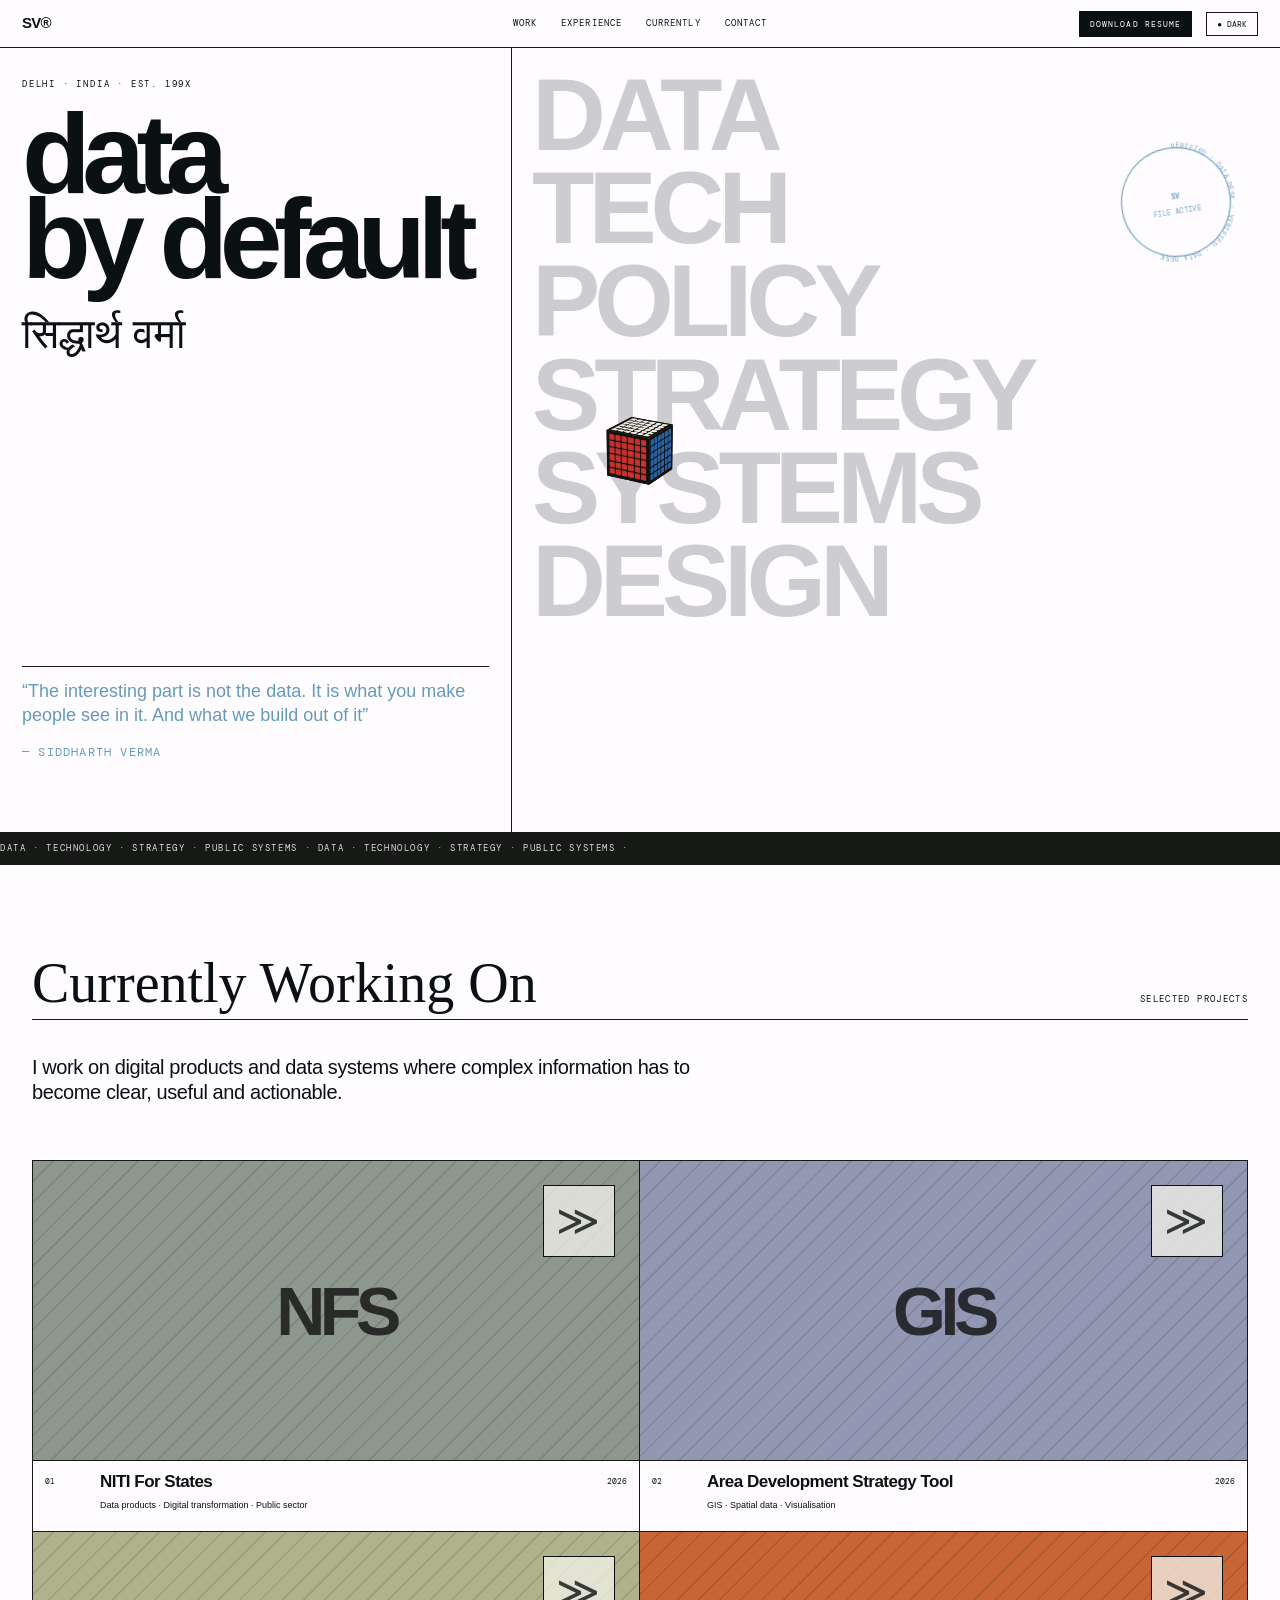
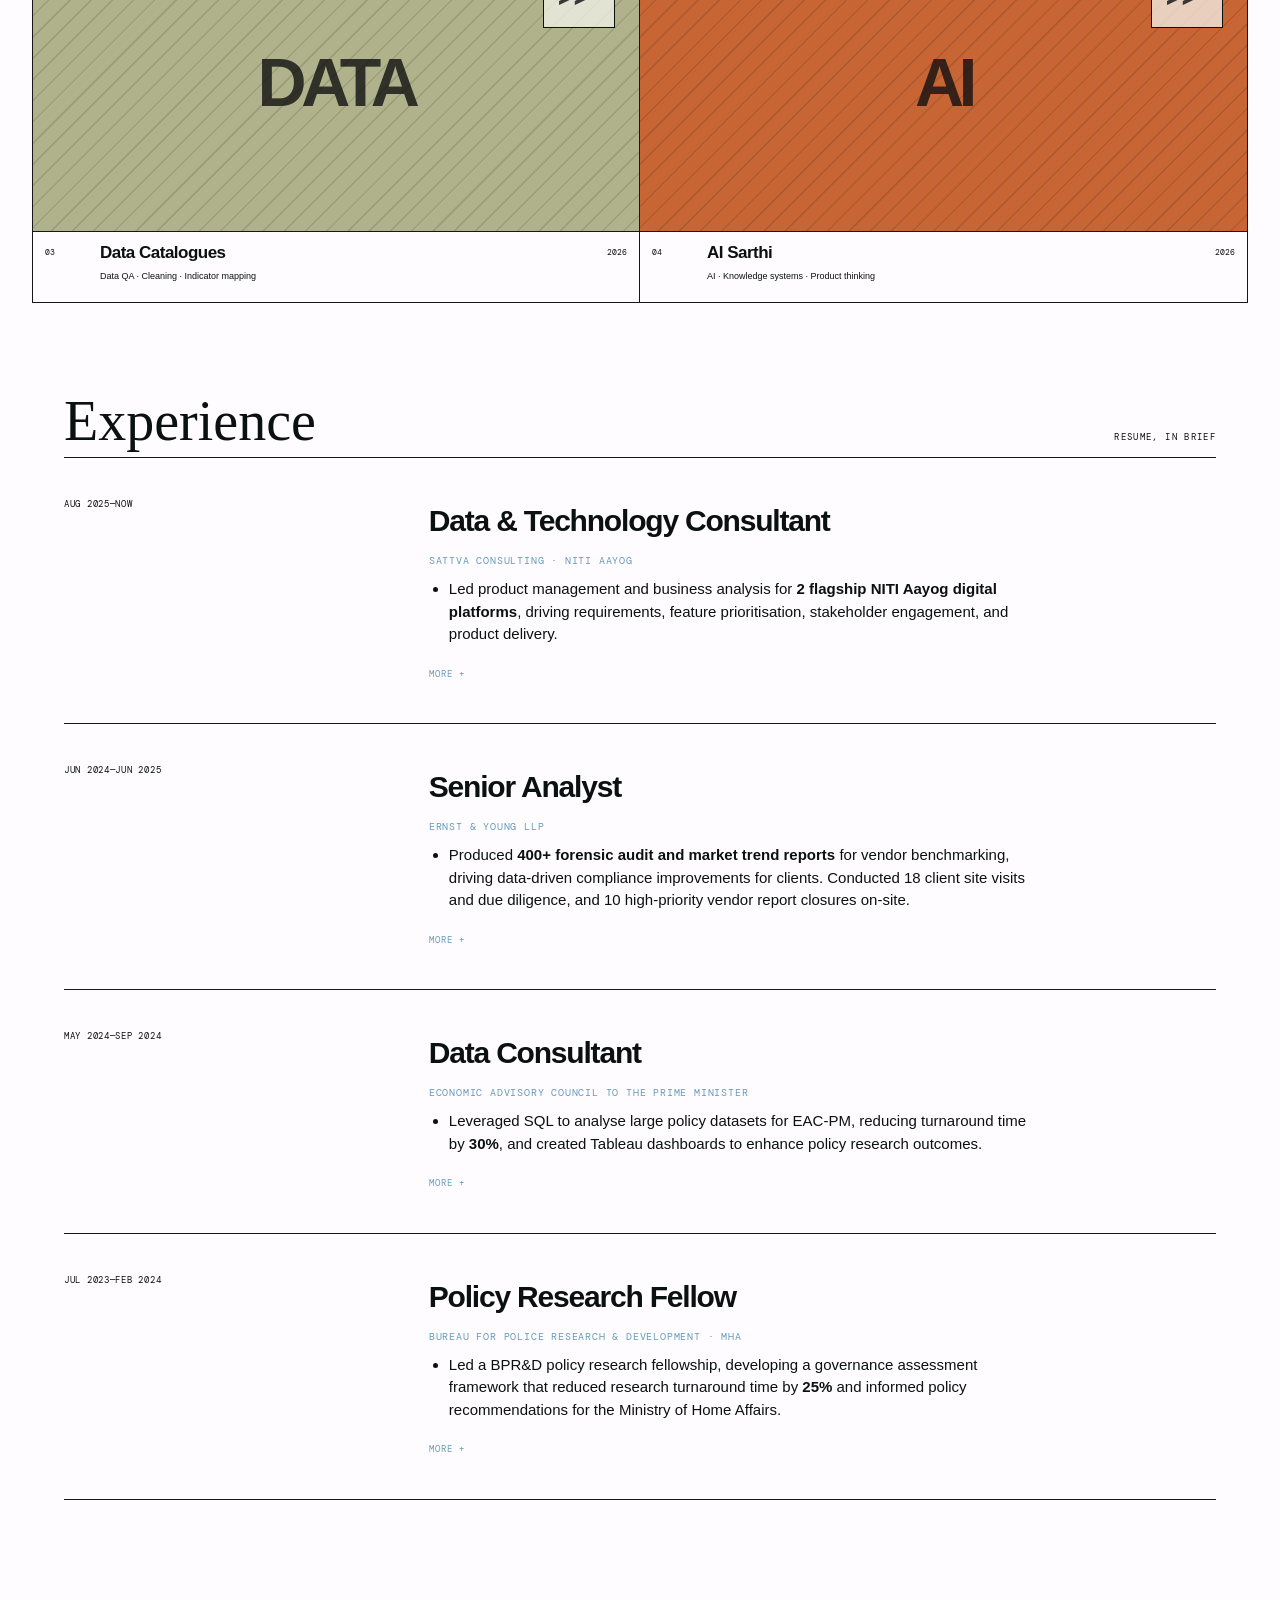
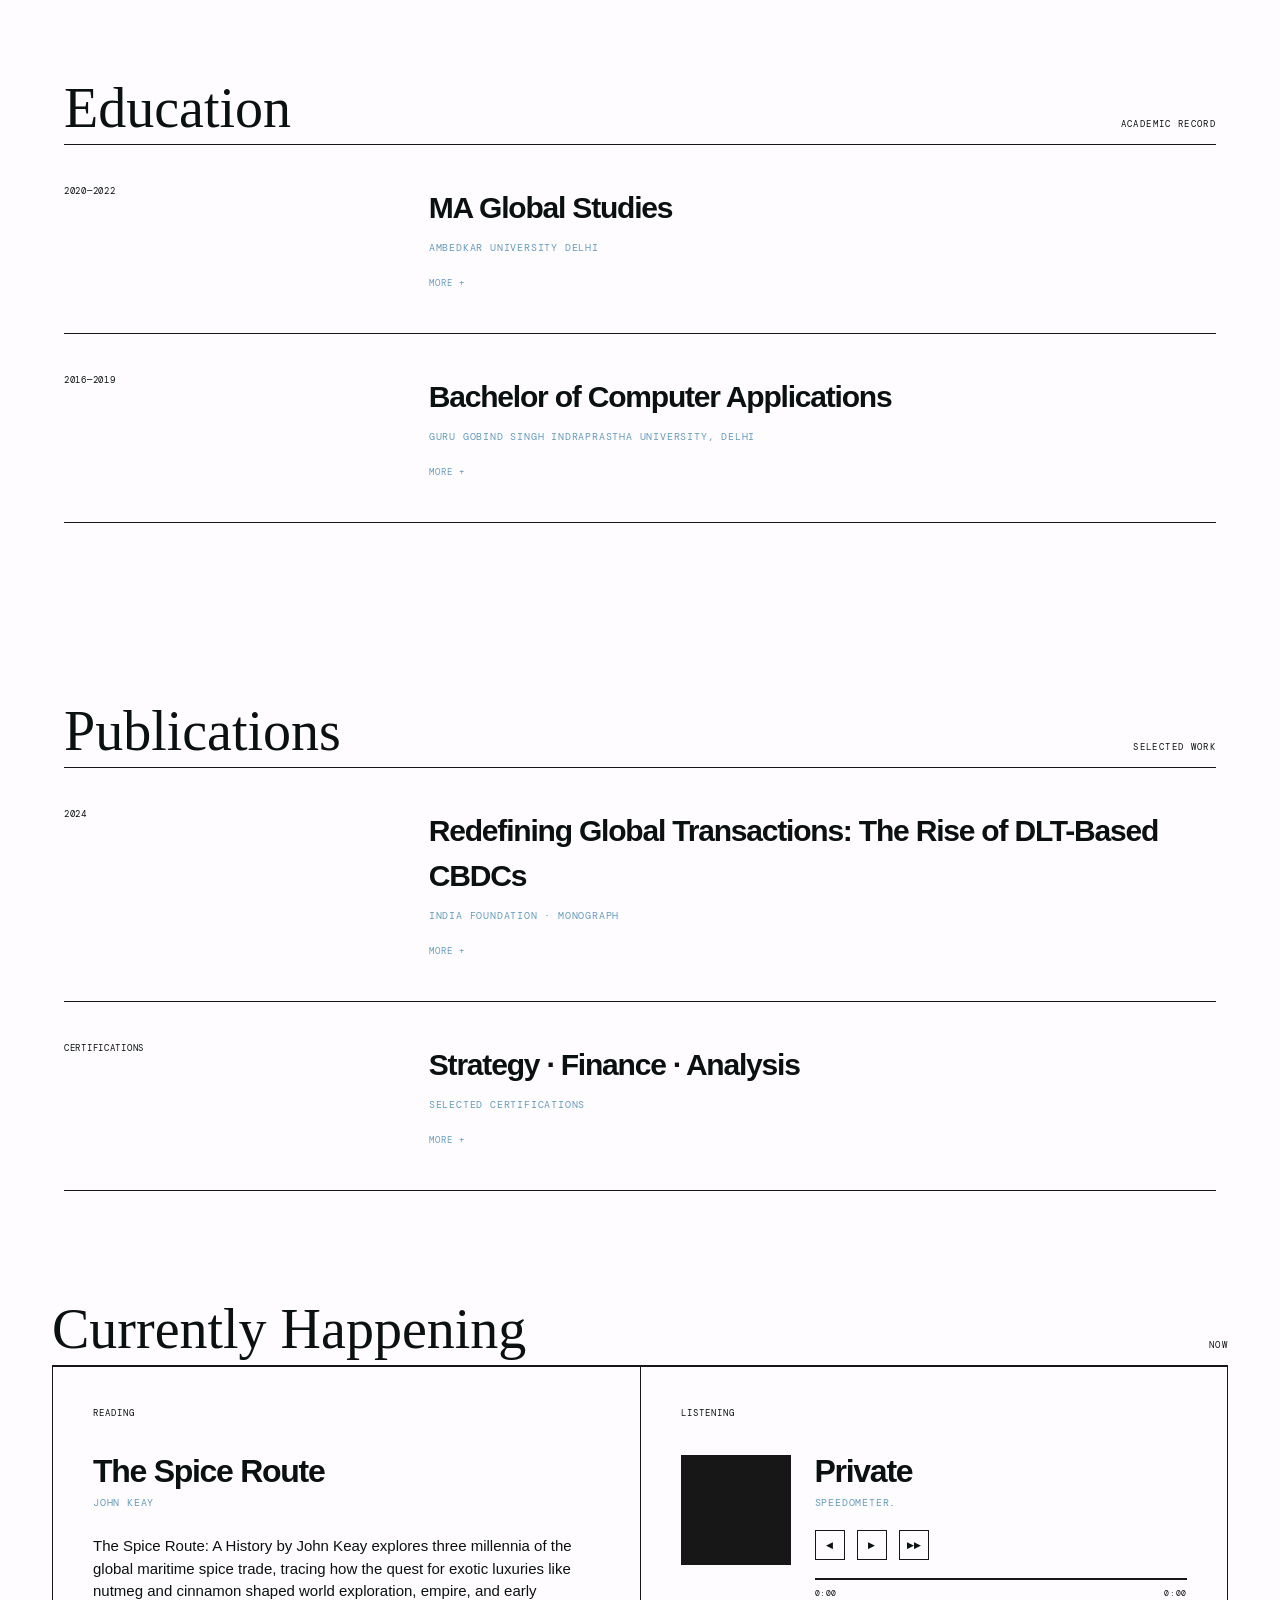
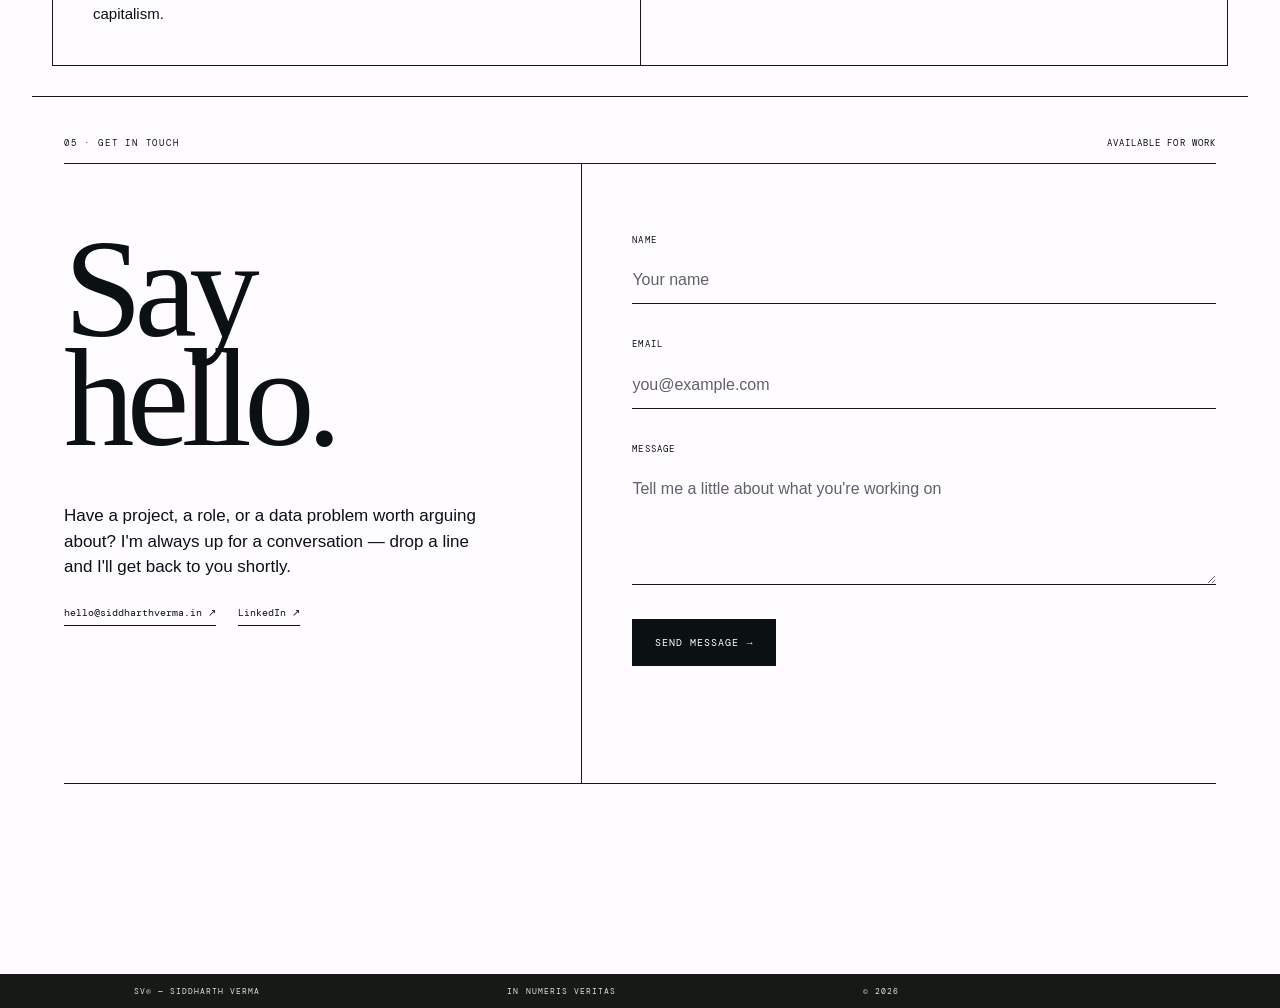
<file: index.html>
<!doctype html>
<html lang="en">

<head>
  <meta charset="utf-8">
  <meta name="viewport" content="width=device-width,initial-scale=1">

  <title>SV® — Siddharth Verma</title>
  <link rel="icon" type="image/png" href="favicon.png">

  <link rel="preconnect" href="https://fonts.googleapis.com">
  <link rel="preconnect" href="https://fonts.gstatic.com" crossorigin>

  <link
    href="https://fonts.googleapis.com/css2?family=DM+Mono:wght@400;500&family=Instrument+Serif:ital@0;1&family=Inter:wght@400;600;700;800&display=swap"
    rel="stylesheet">

  <link rel="stylesheet" href="style.css">

  <!-- GoatCounter analytics -->
  <script
    data-goatcounter="https://databydefault.goatcounter.com/count"
    async
    src="//gc.zgo.at/count.js"></script>
</head>


<body>

  <!-- =========================
       HEADER
  ========================== -->

  <header class="topbar">

    <a class="brand" href="#top">
      SV®
    </a>

    <nav>
      <a href="#work">WORK</a>
      <a href="#experience">EXPERIENCE</a>
      <a href="#currently">CURRENTLY</a>
      <a href="#contact">CONTACT</a>
    </nav>

    <div class="actions">

      <a
        class="resume"
        href="resume.pdf"
        target="_blank">
        DOWNLOAD RESUME
      </a>

      <button id="theme">
        ● DARK
      </button>

    </div>

  </header>


  <main id="top">

    <!-- =========================
         HERO
    ========================== -->

    <section class="hero">

      <!-- LEFT SIDE -->

      <div class="hero-left">

        <p class="eyebrow">
          DELHI · INDIA · EST. 199X
        </p>

        <h1>
          data<br>
          by default
        </h1>

        <p class="script">
          सिद्धार्थ वर्मा
        </p>

        <div class="quote">

          <p>
            “The interesting part is not the data.
            It is what you make people see in it. And what we build out of it”
          </p>

          <span>
            — SIDDHARTH VERMA
          </span>

        </div>

      </div>


      <!-- =========================
           VERIFIED DATA DESK STAMP
      ========================== -->

      <div
        class="stamp"
        aria-hidden="true">

        <svg viewBox="0 0 160 160">

          <path
            id="stampCircle"
            d="M80,14 a66,66 0 1,1 -0.1,0"
            fill="none">
          </path>

          <text>

            <textPath
              href="#stampCircle"
              startOffset="1%">

              VERIFIED · DATA DESK · VERIFIED · DATA DESK ·

            </textPath>

          </text>

          <text
            x="80"
            y="76"
            text-anchor="middle"
            class="stamp-mid">

            SV

          </text>

          <text
            x="80"
            y="94"
            text-anchor="middle"
            class="stamp-sub">

            FILE ACTIVE

          </text>

        </svg>

      </div>


      <!-- RIGHT SIDE -->

      <div class="hero-right">

        <div class="ghost">

          DATA<br>
          TECH<br>
          POLICY<br>
          STRATEGY<br>
          SYSTEMS DESIGN<br>

        </div>

      </div>

    </section>


    <!-- =========================
         TICKER
    ========================== -->

    <div class="ticker">

      <span>

        DATA · TECHNOLOGY · STRATEGY · PUBLIC SYSTEMS ·
        DATA · TECHNOLOGY · STRATEGY · PUBLIC SYSTEMS ·

      </span>

    </div>


    <!-- =========================
         WORK
    ========================== -->

    <section id="work" class="content-section work-section">

      <div class="section-title">

        <h2>Currently Working On</h2>

        <span>
          Selected projects
        </span>

      </div>


      <p class="intro">

        I work on digital products and data systems where
        complex information has to become clear, useful
        and actionable.

      </p>


      <div class="project-grid">


        <!-- =========================
             PROJECT 01 — NITI FOR STATES
        ========================== -->

        <article class="project expandable-project project-gis">

          <div class="project-image project-nfs">

            <span>NFS</span>

            <!-- OPEN PROJECT BUTTON -->
            <button
              class="project-open"
              type="button"
              aria-label="Open NITI For States">

              <span>≫</span>

            </button>

          </div>


          <div class="project-info">

            <div class="project-number">
              01
            </div>

            <div class="project-details">

              <h3>
                NITI For States
              </h3>

              <p>
                Data products · Digital transformation · Public sector
              </p>

            </div>

            <small>
              2026
            </small>

          </div>


          <div class="project-expanded">

            <button
              class="project-reset"
              aria-label="Close project">

              <span></span>
              <span></span>
              <span></span>

            </button>


            <div class="expanded-content">

              <p class="eyebrow">
                PROJECT 01 · 2026
              </p>

              <h2>
                NITI For States
              </h2>

              <p class="expanded-description">
                is a digital platform bringing together data, indicators, visualisations and analytical tools for state-level decision-making. I coordinate stakeholders, translate requirements into product priorities, drive product delivery and support adoption across Data, Explorer, State Profiles and AI Sarthi
              </p>


              <div class="expanded-meta">

                <div>
                  <span>ROLE</span>

                  <strong>
                    Consultant — Data &amp; Technology
                  </strong>
                </div>


                <div>
                  <span>FOCUS</span>

                  <strong>
                    Data products · Policy · Stakeholder Management
                  </strong>
                </div>


                <div>
                  <span>YEAR</span>

                  <strong>
                    2026
                  </strong>
                </div>

              </div>

            </div>

          </div>

        </article>


        <!-- =========================
             PROJECT 02 — GIS
        ========================== -->

        <article class="project expandable-project project-gis">

          <div class="project-image project-gis">

            <span>GIS</span>

            <!-- OPEN PROJECT BUTTON -->
            <button
              class="project-open"
              type="button"
              aria-label="Open Area Development Strategy Tool">

              <span>≫</span>

            </button>

          </div>


          <div class="project-info">

            <div class="project-number">
              02
            </div>

            <div class="project-details">

              <h3>
                Area Development Strategy Tool
              </h3>

              <p>
                GIS · Spatial data · Visualisation
              </p>

            </div>

            <small>
              2026
            </small>

          </div>


          <div class="project-expanded">

            <button
              class="project-reset"
              aria-label="Close project">

              <span></span>
              <span></span>
              <span></span>

            </button>


            <div class="expanded-content">

              <p class="eyebrow">
                PROJECT 02 · 2026
              </p>

              <h2>
                ADS GIS Portal
              </h2>

              <p class="expanded-description">
                ADS GIS Portal is a geospatial planning platform connecting development indicators with spatial assets, GIS layers and visualisations. I work on product definition, indicator mapping, stakeholder coordination and product delivery, translating planning requirements into a practical GIS-based decision-support experience
              </p>


              <div class="expanded-meta">

                <div>
                  <span>ROLE</span>

                  <strong>
                    Consultant — Data &amp; Technology
                  </strong>
                </div>


                <div>
                  <span>FOCUS</span>

                  <strong>
                    GIS · Spatial data · Visualisation
                  </strong>
                </div>


                <div>
                  <span>YEAR</span>

                  <strong>
                    2026
                  </strong>
                </div>

              </div>

            </div>

          </div>

        </article>


        <!-- =========================
             PROJECT 03 — DATA
        ========================== -->

        <article class="project expandable-project project-data">

          <div class="project-image project-data">

            <span>DATA</span>

            <!-- OPEN PROJECT BUTTON -->
            <button
              class="project-open"
              type="button"
              aria-label="Open Data Catalogues">

              <span>≫</span>

            </button>

          </div>


          <div class="project-info">

            <div class="project-number">
              03
            </div>

            <div class="project-details">

              <h3>
                Data Catalogues
              </h3>

              <p>
                Data QA · Cleaning · Indicator mapping
              </p>

            </div>

            <small>
              2026
            </small>

          </div>


          <div class="project-expanded">

            <button
              class="project-reset"
              aria-label="Close project">

              <span></span>
              <span></span>
              <span></span>

            </button>


            <div class="expanded-content">

              <p class="eyebrow">
                PROJECT 03 · 2026
              </p>

              <h2>
                Data Catalogues
              </h2>

              <p class="expanded-description">
                is a structured data discovery and curation initiative focused on making government datasets easier to find, understand and use. I work on data curation, taxonomy, metadata standardisation and catalogue strategy, improving consistency and discoverability across datasets.
              </p>


              <div class="expanded-meta">

                <div>
                  <span>ROLE</span>

                  <strong>
                    Consultant — Data &amp; Technology
                  </strong>
                </div>


                <div>
                  <span>FOCUS</span>

                  <strong>
                    Data · Metadata · Discovery
                  </strong>
                </div>


                <div>
                  <span>YEAR</span>

                  <strong>
                    2026
                  </strong>
                </div>

              </div>

            </div>

          </div>

        </article>


        <!-- =========================
             PROJECT 04 — AI
        ========================== -->

        <article class="project expandable-project project-ai">

          <div class="project-image project-ai">

            <span>AI</span>

            <!-- OPEN PROJECT BUTTON -->
            <button
              class="project-open"
              type="button"
              aria-label="Open AI Sarthi">

              <span>≫</span>

            </button>

          </div>


          <div class="project-info">

            <div class="project-number">
              04
            </div>

            <div class="project-details">

              <h3>
                AI Sarthi
              </h3>

              <p>
                AI · Knowledge systems · Product thinking
              </p>

            </div>

            <small>
              2026
            </small>

          </div>


          <div class="project-expanded">

            <button
              class="project-reset"
              aria-label="Close project">

              <span></span>
              <span></span>
              <span></span>

            </button>


            <div class="expanded-content">

              <p class="eyebrow">
                PROJECT 04 · 2026
              </p>

              <h2>
                AI Sarthi
              </h2>

              <p class="expanded-description">
                is an AI-powered interface designed to help users discover, navigate and understand information across the NITI For States ecosystem. I work on product concept, user experience, knowledge architecture and AI adoption, shaping a more accessible way to interact with government data and knowledge
              </p>


              <div class="expanded-meta">

                <div>
                  <span>ROLE</span>

                  <strong>
                    Consultant — Data &amp; Technology
                  </strong>
                </div>


                <div>
                  <span>FOCUS</span>

                  <strong>
                    AI · Knowledge · User experience
                  </strong>
                </div>


                <div>
                  <span>YEAR</span>

                  <strong>
                    2026
                  </strong>
                </div>

              </div>

            </div>

          </div>

        </article>


      </div>


      <!-- =========================
           EXPERIENCE
      ========================== -->

      <section
        id="experience"
        class="content-section experience">

        <div class="section-title">

          <h2>
            Experience
          </h2>

          <span>
            Resume, in brief
          </span>

        </div>


        <!-- Sattva -->

        <div class="experience-row">

          <span>
            AUG 2025—NOW
          </span>

          <div>

            <h3>
              Data &amp; Technology Consultant
            </h3>

            <p>
              Sattva Consulting · NITI Aayog
            </p>

            <article class="experience-details">

              <ul class="experience-list">

                <li>
                  Led product management and business analysis for
                  <strong>2 flagship NITI Aayog digital platforms</strong>,
                  driving requirements, feature prioritisation,
                  stakeholder engagement, and product delivery.
                </li>

                <li>
                  Mapped and validated <strong>785+ development indicators</strong>
                  to power NITI AI Sarthi, enabling AI-driven policy analysis
                  and a GIS-based area development planning tool for
                  <strong>380 ADP/ABP locations</strong>.
                </li>

                <li>
                  Collaborated with <strong>8+ senior government stakeholders</strong>
                  to deliver 100+ metadata mappings, BRDs, SOPs, and
                  registration workflows, reducing onboarding time by
                  <strong>35%</strong>.
                </li>

                <li>
                  Supported a platform serving <strong>1M+ weekly users</strong>
                  by optimising high-impact website content,
                  increasing site traffic by <strong>20%</strong>.
                </li>

              </ul>


              <button
                class="experience-more"
                type="button">

                MORE +

              </button>

            </article>

          </div>

        </div>


        <!-- EY -->

        <div class="experience-row">

          <span>
            JUN 2024—JUN 2025
          </span>

          <div>

            <h3>
              Senior Analyst
            </h3>

            <p>
              Ernst &amp; Young LLP
            </p>

            <article class="experience-details">

              <ul class="experience-list">

                <li>
                  Produced <strong>400+ forensic audit and market trend reports</strong>
                  for vendor benchmarking, driving data-driven compliance
                  improvements for clients. Conducted 18 client site visits
                  and due diligence, and 10 high-priority vendor report
                  closures on-site.
                </li>

                <li>
                  Led due diligence investigations on individuals and
                  organisations, leveraging LSEG, Factiva, and Dow Jones
                  to analyse financials, ownership, and compliance risks
                  for high-profile clients.
                </li>

                <li>
                  Executed litigation, regulatory, tax, and market research
                  using industry-standard databases and official sources
                  to provide actionable compliance and strategic insights.
                </li>

              </ul>


              <button
                class="experience-more"
                type="button">

                MORE +

              </button>

            </article>

          </div>

        </div>


        <!-- EAC-PM -->

        <div class="experience-row">

          <span>
            MAY 2024—SEP 2024
          </span>

          <div>

            <h3>
              Data Consultant
            </h3>

            <p>
              Economic Advisory Council to the Prime Minister
            </p>

            <article class="experience-details">

              <ul class="experience-list">

                <li>
                  Leveraged SQL to analyse large policy datasets for
                  EAC-PM, reducing turnaround time by <strong>30%</strong>,
                  and created Tableau dashboards to enhance policy
                  research outcomes.
                </li>

              </ul>


              <button
                class="experience-more"
                type="button">

                MORE +

              </button>

            </article>

          </div>

        </div>


        <!-- BPR&D -->

        <div class="experience-row">

          <span>
            JUL 2023—FEB 2024
          </span>

          <div>

            <h3>
              Policy Research Fellow
            </h3>

            <p>
              Bureau for Police Research &amp; Development · MHA
            </p>

            <article class="experience-details">

              <ul class="experience-list">

                <li>
                  Led a BPR&amp;D policy research fellowship, developing
                  a governance assessment framework that reduced research
                  turnaround time by <strong>25%</strong> and informed
                  policy recommendations for the Ministry of Home Affairs.
                </li>

                <li>
                  Built an <strong>Excel- and R-based research tracker</strong>,
                  reducing turnaround time by <strong>40%</strong> while
                  improving team efficiency by <strong>35%</strong> across
                  <strong>38 government stakeholders</strong>.
                </li>

              </ul>


              <button
                class="experience-more"
                type="button">

                MORE +

              </button>

            </article>

          </div>

        </div>

      </section>


      <!-- =========================
           EDUCATION
      ========================== -->

      <section
        id="education"
        class="content-section education">

        <div class="section-title">

          <h2>
            Education
          </h2>

          <span>
            Academic record
          </span>

        </div>


        <div class="experience-row collapsible-row">

          <span>
            2020—2022
          </span>

          <div>

            <h3>
              MA Global Studies
            </h3>

            <p>
              Ambedkar University Delhi
            </p>

            <button
              class="collapsible-more"
              type="button">

              MORE +

            </button>


            <div class="collapsible-content">

              <article>

                <ul>

                  <li>
                    International Relations · Statistics · Public Policy ·
                    Industry 4.0 · Economics · Data Modelling ·
                    Data Reporting · Governance Policy Analysis
                  </li>

                  <li>
                    Awarded merit-based <strong>scholarships</strong>
                    for Semester 2 and Semester 4 (Thesis).
                  </li>

                </ul>

              </article>

            </div>

          </div>

        </div>


        <div class="experience-row collapsible-row">

          <span>
            2016—2019
          </span>

          <div>

            <h3>
              Bachelor of Computer Applications
            </h3>

            <p>
              Guru Gobind Singh Indraprastha University, Delhi
            </p>

            <button
              class="collapsible-more"
              type="button">

              MORE +

            </button>


            <div class="collapsible-content">

              <article>

                <ul>

                  <li>
                    Data Visualisation · Data Analysis ·
                    Business Development · Market Analysis
                  </li>

                </ul>

              </article>

            </div>

          </div>

        </div>

      </section>


      <!-- =========================
           PUBLICATIONS & CERTIFICATIONS
      ========================== -->

      <section
        id="publications"
        class="content-section publications">

        <div class="section-title">

          <h2>
            Publications
          </h2>

          <span>
            Selected work
          </span>

        </div>


        <div class="experience-row collapsible-row">

          <span>
            2024
          </span>

          <div>

            <h3>
              Redefining Global Transactions:
              The Rise of DLT-Based CBDCs
            </h3>

            <p>
              India Foundation · Monograph
            </p>

            <button
              class="collapsible-more"
              type="button">

              MORE +

            </button>


            <div class="collapsible-content">

              <article>

                A research monograph examining
                distributed ledger technology and
                central bank digital currencies.

                <br><br>

                <a
                  href="https://indiafoundation.in/wp-content/uploads/2024/09/Monograph-12-Siddharth-Verma-28-Sept.-60-for-print-FINAL-FILE.pdf"
                  target="_blank"
                  rel="noreferrer">

                  Read publication ↗

                </a>

              </article>

            </div>

          </div>

        </div>


        <div class="experience-row collapsible-row">

          <span>
            CERTIFICATIONS
          </span>

          <div>

            <h3>
              Strategy · Finance · Analysis
            </h3>

            <p>
              Selected certifications
            </p>

            <button
              class="collapsible-more"
              type="button">

              MORE +

            </button>


            <div class="collapsible-content">

              <article>

                <ul>

                  <li>
                    BCG Strategy Consulting — BCG Forage
                  </li>

                  <li>
                    Financial Modelling &amp; Planning using Excel — Udemy
                  </li>

                  <li>
                    Financial Analysis &amp; Modelling — Coursera
                  </li>

                </ul>

              </article>

            </div>

          </div>

        </div>

      </section>


      <!-- =========================
           CURRENTLY
      ========================== -->

      <section
        id="currently"
        class="content-section currently-section">

        <div class="section-title">

          <h2>
            Currently Happening
          </h2>

          <span>
            Now
          </span>

        </div>


        <div class="currently-grid">


          <div class="currently-reading">

            <span class="currently-label">
              READING
            </span>

            <h3>
              The Spice Route
            </h3>

            <p>
              John Keay
            </p>

            <article>
              The Spice Route: A History by John Keay explores three millennia
              of the global maritime spice trade, tracing how the quest for
              exotic luxuries like nutmeg and cinnamon shaped world exploration,
              empire, and early capitalism.
            </article>

          </div>


          <div class="currently-listening">

            <span class="currently-label">
              LISTENING
            </span>


            <div class="music-player">

              <div
                class="music-cover"
                style="
                  background-image: url('https://is1-ssl.mzstatic.com/image/thumb/Music124/v4/b5/c6/52/b5c65256-ba06-4dcd-a97c-60a859f7cedc/s03.oolppdmm.jpg/400x400bb.jpg');
                ">
              </div>


              <div class="music-info">

                <h3>
                  Private
                </h3>

                <p>
                  speedometer.
                </p>


                <div class="music-controls">

                  <button
                    id="music-prev"
                    type="button">
                    ◀
                  </button>

                  <button
                    id="music-play"
                    type="button">
                    ▶
                  </button>

                  <button
                    id="music-next"
                    type="button">
                    ▶▶
                  </button>

                </div>


                <div class="music-progress-wrap">

                  <div class="music-progress">
                    <span></span>
                  </div>

                  <div class="music-time">

                    <span id="music-current">
                      0:00
                    </span>

                    <span id="music-duration">
                      0:00
                    </span>

                  </div>

                </div>

              </div>

            </div>

          </div>

        </div>

      </section>


      <!-- =========================
           CONTACT
      ========================== -->

      <section id="contact" class="content-section contact-section">

        <div class="contact-header">

          <span class="eyebrow">
            05 · GET IN TOUCH
          </span>

          <span>
            AVAILABLE FOR WORK
          </span>

        </div>


        <div class="contact-grid">

          <div class="contact-intro">

            <h2>
              Say<br>
              hello.
            </h2>

            <p>
              Have a project, a role, or a data problem
              worth arguing about? I'm always up for a
              conversation — drop a line and I'll get back
              to you shortly.
            </p>

            <div class="contact-links">

              <a
                class="contact-email"
                href="mailto:hello@siddharthverma.in">

                hello@siddharthverma.in ↗

              </a>

              <a
                class="contact-email"
                href="https://www.linkedin.com/in/siddharth-verma753/"
                target="_blank"
                rel="noreferrer">

                LinkedIn ↗

              </a>

            </div>

          </div>


          <form
            class="contact-form"
            id="contact-form"
            action="https://api.web3forms.com/submit"
            method="POST">

            <input
              type="hidden"
              name="access_key"
              value="a62910a4-5071-4f14-96f1-e488ea8afc31">

            <input
              type="hidden"
              name="subject"
              value="New enquiry from siddharthverma.in">

            <div class="form-field">

              <label for="contact-name">
                NAME
              </label>

              <input
                type="text"
                id="contact-name"
                name="name"
                placeholder="Your name"
                required>

            </div>


            <div class="form-field">

              <label for="contact-email-input">
                EMAIL
              </label>

              <input
                type="email"
                id="contact-email-input"
                name="email"
                placeholder="you@example.com"
                required>

            </div>


            <div class="form-field">

              <label for="contact-message">
                MESSAGE
              </label>

              <textarea
                id="contact-message"
                name="message"
                rows="5"
                placeholder="Tell me a little about what you're working on"
                required></textarea>

            </div>


            <button
              type="submit"
              class="contact-submit">

              SEND MESSAGE →

            </button>

            <p
              id="contact-status"
              class="contact-status">
            </p>

          </form>

        </div>

      </section>


  </main>


  <!-- =========================
       FOOTER
  ========================== -->

  <footer>

    <span>
      SV® — SIDDHARTH VERMA
    </span>

    <span>
      IN NUMERIS VERITAS
    </span>

    <span>
      © 2026
    </span>

    <span id="visit-count">
      VISITORS · —
    </span>

  </footer>


  <!-- =========================
       RUBIK'S CUBE CURSOR
  ========================== -->

  <div
    class="cube-cursor"
    aria-hidden="true">

    <div class="rubik-cube">

      <div class="cube-face front"></div>
      <div class="cube-face back"></div>
      <div class="cube-face right"></div>
      <div class="cube-face left"></div>
      <div class="cube-face top"></div>
      <div class="cube-face bottom"></div>

    </div>

  </div>


  <script src="script.js"></script>

</body>

</html>
</file>
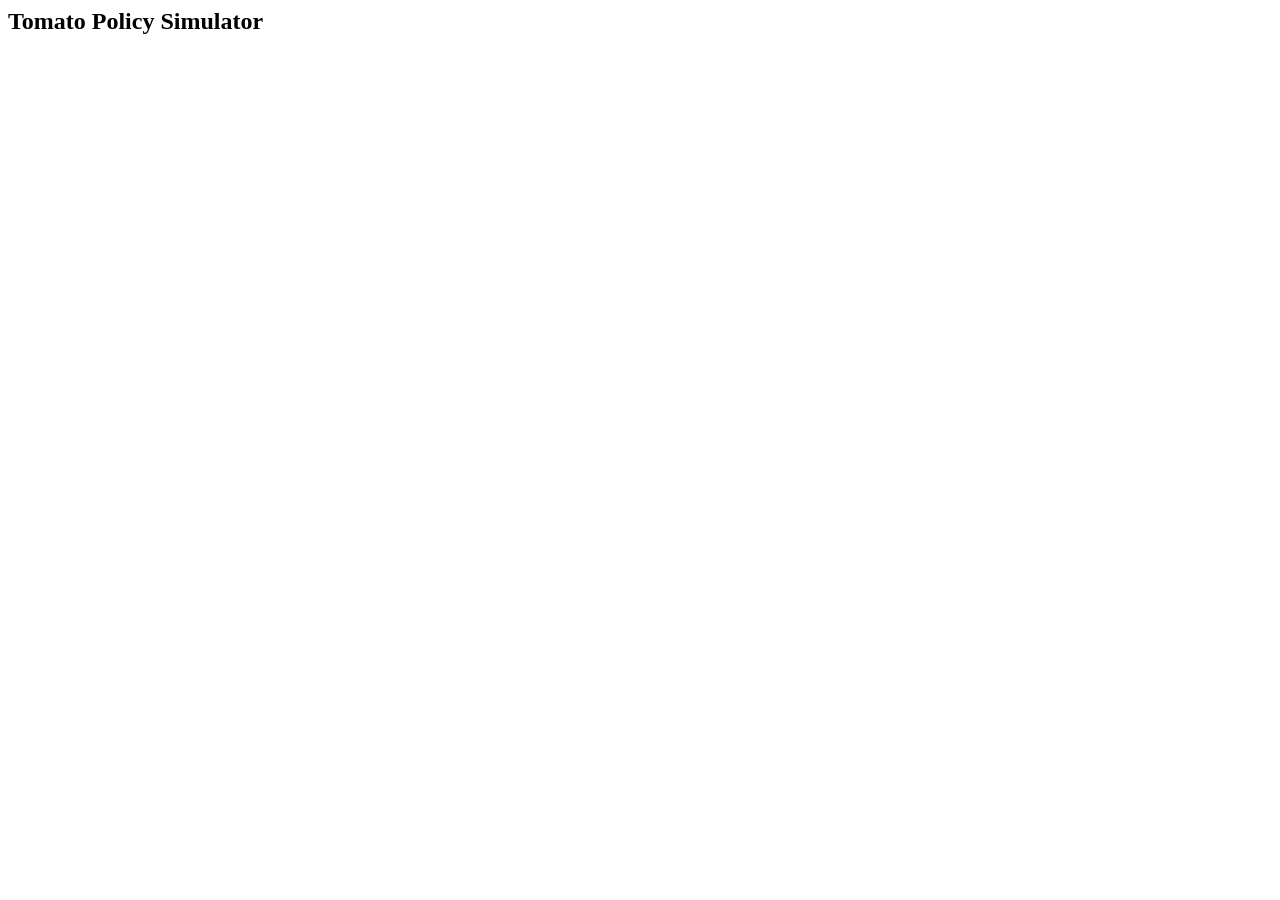
<file: test.html>
<title>Tableau Test</title>
</head>
<body>

<h2>Tomato Policy Simulator</h2>

<div class='tableauPlaceholder' id='viz1787048825232' style='position: relative'>
    <object class='tableauViz' style='display:none;'>
        <param name='host_url' value='https%3A%2F%2Fpublic.tableau.com%2F' />
        <param name='embed_code_version' value='3' />
        <param name='site_root' value='' />
        <param name='name' value='TomatoPolicystimulator%2FPolicystimulator' />
        <param name='tabs' value='no' />
        <param name='toolbar' value='yes' />
        <param name='animate_transition' value='yes' />
        <param name='display_static_image' value='yes' />
        <param name='display_spinner' value='yes' />
        <param name='display_overlay' value='yes' />
        <param name='display_count' value='yes' />
        <param name='language' value='en-US' />
    </object>
</div>

<script type='text/javascript'>
    var divElement = document.getElementById('viz1787048825232');
    var vizElement = divElement.getElementsByTagName('object')[0];

    vizElement.style.width = '100%';
    vizElement.style.height = '900px';

    var scriptElement = document.createElement('script');
    scriptElement.src = 'https://public.tableau.com/javascripts/api/viz_v1.js';
    vizElement.parentNode.insertBefore(scriptElement, vizElement);
</script>

</body>
</html>
</file>
<file: style.css>
/* =========================================================
   SIDDHARTH VERMA — PERSONAL PORTFOLIO
   Editorial / Archive / Data Desk
========================================================= */

:root {

  --bg: #FFFCFF;

  --bg-alt: #F3F0EC;

  --paper-line: #171717;

  --ink: #0B1110;

  --ink-soft: #5F6865;

  --accent: #659BB9;

  --accent-soft: rgba(101, 155, 185, 0.10);

  --verified: #659BB9;

  --verified-soft: rgba(101, 155, 185, 0.12);

  --font-display: 'Overpass', serif;

  --font-body: 'Overpass', sans-serif;

  --font-mono: 'DM Mono', monospace;

  color-scheme: light;

  --line: var(--paper-line);

}

body.dark {

  --bg: #111111;

  --bg-alt: #181818;

  --paper-line: #555555;

  --ink: #FFFCFF;

  --ink-soft: #B8B8B8;

  --accent: #659BB9;

  --accent-soft: rgba(101, 155, 185, 0.16);

  --verified: #659BB9;

  --verified-soft: rgba(101, 155, 185, 0.16);

  color-scheme: dark;

  --line: var(--paper-line);

}


/* =========================================================
   RESET
========================================================= */

* {
  box-sizing: border-box;
}

html {
  scroll-behavior: smooth;
}

body {
  margin: 0;
  padding: 0;

  background: var(--bg);
  color: var(--ink);

  font-family: var(--font-body);
  line-height: 1.5;

  overflow-x: hidden;
}

a {
  color: inherit;
}

button {
  font-family: inherit;
}

main {
  position: relative;
  z-index: 1;
}


/* =========================================================
   HEADER
========================================================= */

.topbar {
  height: 48px;
  padding: 0 22px;

  display: grid;
  grid-template-columns: 1fr auto 1fr;
  align-items: center;

  border-bottom: 1px solid var(--line);

  position: sticky;
  top: 0;
  z-index: 20;

  background: color-mix(
    in srgb,
    var(--bg) 94%,
    transparent
  );

  backdrop-filter: blur(8px);

  font-family: var(--font-mono);
  font-size: 9px;
  letter-spacing: .12em;
}

.brand {
  text-decoration: none;

  font-family: var(--font-body);
  font-weight: 800;
  letter-spacing: -.05em;
  font-size: 15px;
}

.topbar nav {
  display: flex;
  gap: 24px;
}

.topbar nav a {
  text-decoration: none;
  transition: color .2s ease;
}

.topbar nav a:hover {
  color: var(--accent);
}

.actions {
  display: flex;
  justify-content: flex-end;
  align-items: center;
  gap: 14px;
}

.resume {
  background: var(--ink);
  color: var(--bg);

  padding: 7px 11px;

  text-decoration: none;
  font-size: 8px;

  transition:
    background .2s ease,
    color .2s ease;
}

.resume:hover {
  background: var(--accent);
  color: white;
}

.actions button {
  background: transparent;
  border: 1px solid var(--line);
  color: var(--ink);

  padding: 6px 10px;

  font-family: var(--font-mono);
  font-size: 8px;

  cursor: pointer;

  transition: .2s ease;
}

.actions button:hover {
  background: var(--ink);
  color: var(--bg);
}


/* =========================================================
   HERO
========================================================= */

.hero {
  position: relative;

  min-height: 785px;

  display: grid;
  grid-template-columns: 40% 60%;

  border-bottom: 1px solid var(--line);

  overflow: hidden;
}

.hero-left {
  padding: 30px 22px;

  position: relative;

  border-right: 1px solid var(--line);

  overflow: hidden;
}

.eyebrow {
  margin: 0 0 20px;

  font-family: var(--font-mono);
  font-size: 9px;
  letter-spacing: .20em;
  text-transform: uppercase;

  color: var(--muted);
}

.hero h1 {
  margin: 10px 0;

  color: var(--ink);

  font-family: var(--font-body);
  font-size: clamp(72px, 8.8vw, 150px);
  font-weight: 800;

  line-height: .76;
  letter-spacing: -.075em;
}

.hero h1 span {
  color: var(--accent);

  font-family: var(--font-display);
  font-style: italic;
  font-weight: 400;
}

.script {
  margin: 20px 0;

  font-family: var(--font-display);
  font-size: 42px;

  color: var(--muted);
}

.quote {
  position: absolute;

  left: 22px;
  right: 22px;
  bottom: 70px;

  padding-top: 12px;

  border-top: 1px solid var(--line);

  color: var(--accent);

  font-size: 18px;
  line-height: 1.35;
}

.quote p {
  margin: 0 0 10px;
}

.quote span {
  font-family: var(--font-mono);
  font-size: 12px;

  color: var(--muted);
  letter-spacing: .1em;
}

.hero-right {
  position: relative;

  overflow: hidden;

  display: flex;
  align-items: center;
  justify-content: center;
}

.ghost {
  position: absolute;
  inset: 20px;

  font-family: var(--font-body);
  font-size: clamp(70px, 8vw, 145px);
  font-weight: 800;

  line-height: .91;
  letter-spacing: -.06em;

  color: var(--ink);
  opacity: .20;

  pointer-events: none;
  user-select: none;
}


/* =========================================================
   STAMP
========================================================= */

.stamp {
  position: absolute;

  top: 5.5rem;
  right: 2.4rem;

  width: 132px;
  height: 132px;

  color: var(--accent);
  opacity: .9;

  transform: rotate(-9deg);

  animation:
    stampdown .6s cubic-bezier(.2, 1.4, .5, 1) .15s both;

  z-index: 10;
  pointer-events: none;
}

@keyframes stampdown {
  0% {
    transform: rotate(-9deg) scale(1.6);
    opacity: 0;
  }

  70% {
    opacity: 1;
  }

  100% {
    transform: rotate(-9deg) scale(1);
    opacity: .9;
  }
}

.stamp svg {
  width: 100%;
  height: 100%;
  display: block;
}

.stamp path {
  stroke: currentColor;
  stroke-width: 1.4;
  fill: none;
}

.stamp text {
  font-family: var(--font-mono);
  font-size: 8.6px;
  letter-spacing: .06em;
  fill: currentColor;
}

.stamp-mid {
  font-family: var(--font-display);
  font-size: 22px;
  font-weight: 600;
}

.stamp-sub {
  font-size: 8px;
  letter-spacing: .12em;
}


/* =========================================================
   TICKER
========================================================= */

.ticker {
  height: 32px;

  background: #171917;
  color: #ddd;

  display: flex;
  align-items: center;

  overflow: hidden;
  white-space: nowrap;

  font-family: var(--font-mono);
  font-size: 9px;
  letter-spacing: .18em;
}

.ticker span {
  display: inline-block;

  animation:
    tickerMove 24s linear infinite;
}

@keyframes tickerMove {
  from {
    transform: translateX(0);
  }

  to {
    transform: translateX(-50%);
  }
}


/* =========================================================
   GENERAL SECTIONS
========================================================= */

.content-section {
  padding: 90px 32px;
}

.section-title {
  display: flex;

  justify-content: space-between;
  align-items: baseline;

  padding-bottom: 8px;

  border-bottom: 1px solid var(--line);
}

.section-title h2 {
  margin: 0;

  font-family: var(--font-display);
  font-size: 56px;
  font-weight: 400;

  line-height: 1;
}

.section-title span {
  font-family: var(--font-mono);
  font-size: 9px;

  text-transform: uppercase;
  letter-spacing: .15em;

  color: var(--muted);
}


/* =========================================================
   INTRO
========================================================= */

.intro {
  max-width: 680px;

  margin: 35px 0 55px;

  font-size: 20px;
  line-height: 1.25;
  letter-spacing: -.02em;
}


/* =========================================================
   WORK
========================================================= */

.work-section {
  padding-top: 90px;
}

.project-grid {
  display: grid;
  grid-template-columns: 1fr 1fr;

  width: 100%;

  border: 1px solid var(--line);
}

.project {
  position: relative;

  display: block;

  min-width: 0;

  overflow: hidden;

  border-right: 1px solid var(--line);
  border-bottom: 1px solid var(--line);

  cursor: pointer;

  opacity: 1 !important;
  visibility: visible !important;
  transform: none !important;
}

.project:nth-child(even) {
  border-right: 0;
}

.project:nth-child(3),
.project:nth-child(4) {
  border-bottom: 0;
}


/* =========================================================
   PROJECT IMAGE
========================================================= */

.project-image {
  position: relative;

  width: 100%;
  height: 300px;

  display: grid;
  place-items: center;

  overflow: hidden;

  border-bottom: 1px solid var(--line);

  transition:
    opacity .35s ease,
    transform .45s cubic-bezier(.22, 1, .36, 1);
}

.project-image span {
  position: relative;
  z-index: 2;

  font-family: var(--font-body);
  font-size: 68px;
  font-weight: 800;

  letter-spacing: -.08em;
  color: #111;

  opacity: .8;

  transition: transform .45s ease;
}

.project:hover .project-image span {
  transform: scale(1.08);
}

.project-image::after {
  content: "";

  position: absolute;
  inset: 0;

  background:
    repeating-linear-gradient(
      135deg,
      transparent 0 13px,
      rgba(0, 0, 0, .12) 14px 15px
    );

  pointer-events: none;
}


/* =========================================================
   PROJECT COLOURS
========================================================= */

.project-nfs {
  background: #8e978e;
}

.project-gis {
  background: #9298b3;
}

.project-data {
  background: #afb28b;
}

.project-ai {
  background: #c76535;
}


/* =========================================================
   PROJECT INFORMATION
========================================================= */

.project-info {
  min-height: 70px;

  display: grid;

  grid-template-columns:
    55px
    1fr
    auto;

  align-items: start;

  padding: 12px;

  background: var(--bg);

  transition:
    opacity .35s ease,
    transform .45s cubic-bezier(.22, 1, .36, 1);
}

.project-number {
  padding-top: 2px;

  font-family: var(--font-mono);
  font-size: 8px;

  color: var(--muted);
}

.project-details {
  min-width: 0;
}

.project-details h3 {
  margin: 0;

  font-family: var(--font-body);
  font-size: 17px;
  font-weight: 700;

  line-height: 1.1;
  letter-spacing: -.03em;
}

.project-details p {
  margin: 8px 0 0;

  font-family: var(--font-body);
  font-size: 9px;
  line-height: 1.3;

  color: var(--muted);
}

.project-info small {
  padding-top: 2px;

  font-family: var(--font-mono);
  font-size: 8px;

  color: var(--muted);
}


/* =========================================================
   EXPANDABLE PROJECT CARD
========================================================= */

.project-expanded {
  position: absolute;
  inset: 0;

  display: flex;
  flex-direction: column;

  background:
    linear-gradient(
      rgba(244, 243, 235, .82),
      rgba(244, 243, 235, .82)
    ),
    url("nfs-background.png");

  background-size: cover;
  background-position: center;

  color: var(--ink);

  opacity: 0;
  visibility: hidden;

  transform: scale(.96);

  transition:
    opacity .45s ease,
    transform .55s cubic-bezier(.22, 1, .36, 1),
    visibility 0s linear .55s;

  z-index: 10;
}


/* Individual backgrounds */

.project-nfs .project-expanded {
  background-image:
    linear-gradient(
      rgba(244, 243, 235, .82),
      rgba(244, 243, 235, .82)
    ),
    url("nfs-background.png");

  background-size: 200% 200%;
  background-position: 0% 0%;
  background-repeat: no-repeat;
}

.project-gis .project-expanded {
  background-image:
    linear-gradient(
      rgba(244, 243, 235, .82),
      rgba(244, 243, 235, .82)
    ),
    url("nfs-background.png");

  background-size: 200% 200%;
  background-position: 100% 0%;
  background-repeat: no-repeat;
}

.project-data .project-expanded {
  background-image:
    linear-gradient(
      rgba(244, 243, 235, .82),
      rgba(244, 243, 235, .82)
    ),
    url("nfs-background.png");

  background-size: 200% 200%;
  background-position: 0% 100%;
  background-repeat: no-repeat;
}

.project-ai .project-expanded {
  background-image:
    linear-gradient(
      rgba(244, 243, 235, .82),
      rgba(244, 243, 235, .82)
    ),
    url("nfs-background.png");

  background-size: 200% 200%;
  background-position: 100% 100%;
  background-repeat: no-repeat;
}


/* Open */

.project.expand-open .project-expanded {
  opacity: 1;
  visibility: visible;

  transform: scale(1);

  transition:
    opacity .35s ease,
    transform .55s cubic-bezier(.22, 1, .36, 1),
    visibility 0s;
}

.project.expand-open .project-image,
.project.expand-open .project-info {
  opacity: 0;
  transform: scale(.96);
}


/* Expanded content */

.expanded-content {
  max-width: 700px;

  margin-top: auto;
  margin-bottom: 20px;
}

.expanded-content h2 {
  margin: 10px 0 20px;

  font-size: clamp(42px, 5vw, 80px);
  line-height: .9;
  letter-spacing: -.05em;
}

.expanded-description {
  max-width: 600px;

  font-size: 17px;
  line-height: 1.5;

  color: var(--muted);
}

.expanded-meta {
  display: grid;
  grid-template-columns: repeat(3, 1fr);

  gap: 30px;

  margin-top: 40px;
  padding-top: 20px;

  border-top: 1px solid var(--line);
}

.expanded-meta span {
  display: block;

  margin-bottom: 8px;

  font-family: var(--font-mono);
  font-size: 9px;
  letter-spacing: .1em;

  color: var(--muted);
}

.expanded-meta strong {
  font-size: 13px;
  font-weight: 500;
}


/* Close button */

.project-reset {
  position: absolute;

  top: 25px;
  right: 25px;

  width: 54px;
  height: 54px;

  display: flex;
  align-items: center;
  justify-content: center;

  border: 1px solid var(--line);
  background: transparent;

  cursor: pointer;

  transition:
    transform .4s ease,
    background .3s ease;
}

.project-reset:hover {
  transform: rotate(-8deg) scale(1.05);
}

.project-reset span {
  position: absolute;

  width: 18px;
  height: 18px;

  border-top: 1.5px solid var(--ink);
  border-right: 1.5px solid var(--ink);

  transform: rotate(-135deg);

  transition:
    transform .4s cubic-bezier(.22, 1, .36, 1),
    opacity .3s ease;
}

.project-reset span:nth-child(1) {
  transform: translate(-8px, 0) rotate(-135deg);
}

.project-reset span:nth-child(2) {
  transform: translate(0, 0) rotate(-135deg);
}

.project-reset span:nth-child(3) {
  transform: translate(8px, 0) rotate(-135deg);
}

.project.expand-open .project-reset span:nth-child(1) {
  transform: translate(-5px, 0) rotate(45deg);
}

.project.expand-open .project-reset span:nth-child(2) {
  transform: translate(0, 0) rotate(45deg);
}

.project.expand-open .project-reset span:nth-child(3) {
  transform: translate(5px, 0) rotate(45deg);
}


/* =========================================================
   EXPERIENCE
========================================================= */

.experience-row {
  display: grid;

  grid-template-columns: 25% 1fr;

  gap: 6vw;

  padding: 40px 0;

  border-bottom: 1px solid var(--line);

  opacity: 1 !important;
  visibility: visible !important;
  transform: none !important;
}

.experience-row > span {
  font-family: var(--font-mono);
  font-size: 9px;

  color: var(--muted);
  letter-spacing: .08em;
}

.experience-row h3 {
  margin: 0;

  font-size: 30px;
  font-weight: 600;

  letter-spacing: -.04em;
}

.experience-row p {
  color: var(--accent);

  font-family: var(--font-mono);
  font-size: 10px;

  text-transform: uppercase;
  letter-spacing: .08em;
}

.experience-row article {
  max-width: 600px;

  color: var(--muted);
  font-size: 15px;
}


/* Experience expandable list */

.experience-list {
  margin: 0;
  padding-left: 20px;
}

.experience-list li {
  margin-bottom: 14px;
}

.experience-list li:not(:first-child) {
  display: none;
}

.experience-details.expanded .experience-list li {
  display: list-item;
}

.experience-more {
  margin-top: 8px;
  padding: 0;

  border: 0;
  background: none;

  font-family: var(--font-mono);
  font-size: 9px;
  letter-spacing: .12em;

  color: var(--accent);

  cursor: pointer;
}

.experience-more:hover {
  opacity: .6;
}


/* =========================================================
   MANIFESTO
========================================================= */

.manifesto {
  padding: 110px 8vw;

  border-top: 1px solid var(--line);
  border-bottom: 1px solid var(--line);
}

.manifesto h2 {
  margin: 0 0 45px;

  font-family: var(--font-body);
  font-size: clamp(60px, 9vw, 150px);

  font-weight: 800;

  line-height: .8;
  letter-spacing: -.07em;
}

.manifesto h2 em {
  font-family: var(--font-display);
  font-weight: 400;

  color: var(--accent);
}

.manifesto > p:last-child {
  max-width: 520px;

  margin-left: auto;

  color: var(--muted);
  font-size: 18px;
}


/* =========================================================
   EDUCATION / PUBLICATIONS
========================================================= */

.collapsible-content {
  display: none;
}

.collapsible-row.open .collapsible-content {
  display: block;
}

.collapsible-more {
  margin-top: 12px;
  padding: 0;

  border: 0;
  background: none;

  font-family: var(--font-mono);
  font-size: 9px;
  letter-spacing: .12em;

  color: var(--accent);

  cursor: pointer;
}

.collapsible-more:hover {
  opacity: .6;
}


/* =========================================================
   CURRENTLY HAPPENING
========================================================= */

.currently-section {
  margin: 0;
  padding: 20px 20px 25px;
}

.currently-section .section-title {
  margin: 0;
}

.currently-section .section-title h2 {
  margin: 0;
}

.currently-grid {
  display: grid;
  grid-template-columns: 1fr 1fr;

  border-top: 1px solid var(--line);
  border-left: 1px solid var(--line);
}

.currently-grid > div {
  min-height: 260px;

  padding: 40px;

  display: flex;
  flex-direction: column;
  justify-content: flex-start;

  border-right: 1px solid var(--line);
  border-bottom: 1px solid var(--line);
}

.currently-label {
  display: block;

  margin-bottom: 35px;

  font-family: var(--font-mono);
  font-size: 9px;
  letter-spacing: .12em;

  color: var(--muted);
}

.currently-grid h3 {
  margin: 0 0 8px;

  font-size: 32px;
  line-height: 1;
  letter-spacing: -.04em;
}

.currently-grid p {
  margin: 0 0 25px;

  font-family: var(--font-mono);
  font-size: 10px;

  text-transform: uppercase;
  letter-spacing: .08em;

  color: var(--accent);
}

.currently-grid article {
  max-width: 500px;

  color: var(--muted);
  font-size: 15px;
  line-height: 1.5;
}

.currently-thinking {
  grid-column: 1 / -1;
  min-height: 180px !important;
}


/* =========================================================
   MUSIC PLAYER
========================================================= */

.currently-listening {
  display: flex;
  flex-direction: column;
}

.music-player {
  display: flex;
  align-items: flex-start;
  gap: 24px;
}

.music-cover {
  width: 110px;
  height: 110px;

  flex-shrink: 0;

  background:
    var(--line);

  background-size: cover;
  background-position: center;

  border: 1px solid var(--line);

  transition: transform .4s ease;
}

.music-player.playing .music-cover {
  animation:
    albumPulse 3s ease-in-out infinite;
}

@keyframes albumPulse {
  0% {
    transform: scale(1);
  }

  50% {
    transform: scale(1.025);
  }

  100% {
    transform: scale(1);
  }
}

.music-info {
  flex: 1;
  min-width: 0;
}

.music-info h3 {
  margin: 0 0 8px;
}

.music-info p {
  margin: 0 0 20px;
}

.music-controls {
  display: flex;
  gap: 12px;

  margin-bottom: 18px;
}

.music-controls button {
  width: 30px;
  height: 30px;

  padding: 0;

  border: 1px solid var(--line);

  background: transparent;
  color: var(--ink);

  font-family: var(--font-mono);
  font-size: 9px;

  cursor: pointer;
}

.music-controls button:hover {
  background: var(--ink);
  color: var(--bg);
}

.music-progress-wrap {
  width: 100%;
  max-width: 420px;
}

.music-progress {
  width: 100%;
  height: 2px;

  background: var(--line);

  cursor: pointer;

  transition: height .2s ease;
}

.music-progress:hover {
  height: 5px;
}

.music-progress span {
  display: block;

  width: 0;
  height: 100%;

  background: var(--accent);

  transition: width .1s linear;
}

.music-time {
  display: flex;
  justify-content: space-between;

  margin-top: 7px;

  font-family: var(--font-mono);
  font-size: 8px;
  letter-spacing: .08em;

  color: var(--muted);
}


/* =========================================================
   CONTACT
========================================================= */

.contact {
  min-height: 620px;

  padding: 80px 32px;

  display: flex;
  flex-direction: column;
  justify-content: space-between;
}

.contact h2 {
  margin: 0;

  font-family: var(--font-body);
  font-size: clamp(100px, 15vw, 230px);

  font-weight: 800;

  line-height: .7;
  letter-spacing: -.08em;
}

.contact h2 em {
  font-family: var(--font-display);
  font-weight: 400;

  color: var(--accent);
}

.contact-links {
  display: flex;
  gap: 30px;
  flex-wrap: wrap;
}

.contact-links a {
  padding-bottom: 5px;

  font-family: var(--font-mono);
  font-size: 10px;

  text-decoration: none;

  border-bottom: 1px solid var(--ink);

  transition:
    color .2s ease,
    border-color .2s ease;
}

.contact-links a:hover {
  color: var(--accent);
  border-color: var(--accent);
}


/* =========================================================
   FOOTER
========================================================= */

footer {
  min-height: 34px;

  padding: 0 20px;

  background: #171917;
  color: #ddd;

  display: flex;
  align-items: center;
  justify-content: space-around;

  gap: 20px;

  overflow: hidden;
  white-space: nowrap;

  font-family: var(--font-mono);
  font-size: 8px;
  letter-spacing: .13em;
}


/* =========================================================
   SCROLL REVEAL
========================================================= */

/* =========================================================
   SCROLL REVEAL
========================================================= */

.project,
.experience-row,
.contact {
  opacity: 0;
  transform: translateY(22px);

  transition:
    opacity .7s ease,
    transform .7s ease;
}


/* =========================================================
   RUBIK CUBE CURSOR
========================================================= */

body,
a,
button {
  cursor: none;
}

.cube-cursor {
  position: fixed;

  left: 0;
  top: 0;

  width: 58px;
  height: 58px;

  pointer-events: none;
  z-index: 99999;

  perspective: 900px;

  transform: translate(-50%, -50%);
}

.rubik-cube {
  position: absolute;

  width: 48px;
  height: 48px;

  left: 5px;
  top: 5px;

  transform-style: preserve-3d;

  transform:
    rotateX(-20deg)
    rotateY(-30deg);

  animation:
    rubik-spin 8s linear infinite;
}

.cube-face {
  position: absolute;

  width: 48px;
  height: 48px;

  display: grid;

  grid-template-columns: repeat(6, 1fr);
  grid-template-rows: repeat(6, 1fr);

  gap: 1px;
  padding: 2px;

  box-sizing: border-box;

  background: #111;
  border: 1px solid #111;

  transform-style: preserve-3d;
}

.front {
  transform: translateZ(24px);
}

.back {
  transform:
    rotateY(180deg)
    translateZ(24px);
}

.right {
  transform:
    rotateY(90deg)
    translateZ(24px);
}

.left {
  transform:
    rotateY(-90deg)
    translateZ(24px);
}

.top {
  transform:
    rotateX(90deg)
    translateZ(24px);
}

.bottom {
  transform:
    rotateX(-90deg)
    translateZ(24px);
}

.sticker {
  width: 100%;
  height: 100%;

  border-radius: 1px;

  box-shadow:
    inset 0 0 1px rgba(0,0,0,.5);
}

.sticker-red {
  background: #c8322b;
}

.sticker-orange {
  background: #e46c27;
}

.sticker-blue {
  background: #2764a5;
}

.sticker-green {
  background: #34844b;
}

.sticker-yellow {
  background: #e2c33d;
}

.sticker-white {
  background: #eeeae0;
}

@keyframes rubik-spin {

  0% {
    transform:
      rotateX(-20deg)
      rotateY(-35deg);
  }

  25% {
    transform:
      rotateX(15deg)
      rotateY(55deg);
  }

  50% {
    transform:
      rotateX(-15deg)
      rotateY(145deg);
  }

  75% {
    transform:
      rotateX(18deg)
      rotateY(235deg);
  }

  100% {
    transform:
      rotateX(-20deg)
      rotateY(325deg);
  }

}


/* =========================================================
   MOBILE
========================================================= */

@media (max-width: 800px) {

  body,
  a,
  button {
    cursor: auto;
  }

  .cube-cursor {
    display: none;
  }

  .topbar {
    grid-template-columns: 1fr auto;
    padding: 0 16px;
  }

  .topbar nav {
    display: none;
  }

  .actions {
    gap: 8px;
  }

.resume {
  display: inline-block;
}

  .hero {
    grid-template-columns: 1fr;
    min-height: auto;
  }

  .hero-left {
    min-height: 650px;
    border-right: 0;
  }

  .hero-right {
    min-height: 420px;
    border-top: 1px solid var(--line);
  }

  .hero h1 {
    font-size: clamp(64px, 18vw, 110px);
  }

  .stamp {
    width: 85px;
    height: 85px;

    top: 270px;
    right: 15px;
  }

  .ghost {
    font-size: 17vw;
  }

  .content-section {
    padding: 70px 20px;
  }

  .section-title h2 {
    font-size: 46px;
  }

  .section-title span {
    font-size: 7px;
  }

  .work-section {
    padding-top: 70px;
  }

  .project-grid {
    grid-template-columns: 1fr;
  }

  .project {
    border-right: 0;
    border-bottom: 1px solid var(--line);
  }

  .project:nth-child(3),
  .project:nth-child(4) {
    border-bottom: 1px solid var(--line);
  }

  .project:last-child {
    border-bottom: 0;
  }

  .project-image {
    height: 250px;
  }

  .project-image span {
    font-size: 58px;
  }

  .project-info {
    grid-template-columns: 45px 1fr auto;
  }

  .experience-row {
    grid-template-columns: 1fr;
    gap: 15px;
  }

  .experience-row h3 {
    font-size: 25px;
  }

  .manifesto {
    padding: 90px 20px;
  }

  .manifesto h2 {
    font-size: 18vw;
  }

  .manifesto > p:last-child {
    margin-left: 0;
  }

  .currently-section {
    padding: 20px 20px 70px;
  }

  .currently-grid {
    grid-template-columns: 1fr;
  }

  .currently-grid > div {
    padding: 30px;
    min-height: 220px;
  }

  .currently-thinking {
    grid-column: auto;
  }

  .music-player {
    gap: 18px;
  }

  .music-cover {
    width: 90px;
    height: 90px;
  }

  .contact {
    min-height: 520px;
    padding: 70px 20px;
  }

  .contact h2 {
    font-size: 28vw;
  }

  footer {
    justify-content: flex-start;

    overflow-x: auto;

    padding: 10px 15px;
  }
}


@media (max-width: 700px) {

  .currently-grid > div {
    padding: 25px;
    min-height: 220px;
  }

  .currently-grid h3 {
    font-size: 28px;
  }

  .music-player {
    gap: 16px;
  }

  .music-cover {
    width: 85px;
    height: 85px;
  }

  .music-controls {
    gap: 8px;
  }
}
/* =========================================================
   CURRENTLY HAPPENING — GAP FIX
========================================================= */

/* Remove inherited section spacing */
#currently,
.currently-section {
  position: relative !important;

  display: block !important;

  width: 100% !important;

  margin: 0 !important;

  padding: 20px 20px 30px !important;

  min-height: 0 !important;
  height: auto !important;

  clear: both !important;
}

/* Title */
#currently .section-title,
.currently-section .section-title {
  margin: 0 !important;
  padding-bottom: 8px !important;
}

/* Currently cards */
#currently .currently-grid,
.currently-section .currently-grid {
  margin: 0 !important;
}

/* Remove extra space AFTER Currently Happening */
#currently + *,
.currently-section + * {
  margin-top: 0 !important;
}

/* Contact starts immediately after Currently Happening */
.contact-section {
  margin-top: 0 !important;
  padding-top: 40px !important;
}

/* =========================================================
   MOBILE
========================================================= */

@media (max-width: 800px) {

  #currently,
  .currently-section {
    padding: 20px 20px 30px !important;
  }

  .contact-section {
    padding-top: 40px !important;
  }

}
/* =========================================
   PROJECT OPEN BUTTON — FINAL POSITIONING
   ========================================= */

.project-image {
  position: relative !important;
}

.project-image .project-open {
  position: absolute !important;

  top: 24px !important;
  right: 24px !important;
  left: auto !important;
  bottom: auto !important;

  width: 72px !important;
  height: 72px !important;

  display: flex !important;
  align-items: center !important;
  justify-content: center !important;

  padding: 0 !important;
  margin: 0 !important;

  border: 1px solid var(--ink) !important;
  background: rgba(244, 243, 235, 0.75) !important;

  color: var(--ink) !important;

  cursor: pointer;
  z-index: 20 !important;

  transform: none !important;
}

/* Arrow inside button */

.project-image .project-open span {
  position: static !important;

  width: auto !important;
  height: auto !important;

  margin: 0 !important;
  padding: 0 !important;

  font-family: Arial, sans-serif !important;
  font-size: 42px !important;
  font-weight: 300 !important;

  line-height: 1 !important;

  color: var(--ink) !important;

  transform: translateX(-3px) !important;
}

/* Hover */

.project-image .project-open:hover {
  background: rgba(244, 243, 235, 1) !important;
}

.project-image .project-open:hover span {
  transform: translateX(4px) !important;
}

/* Mobile */

@media (max-width: 800px) {

  .resume {
    display: inline-block;
    padding: 6px 9px;
    font-size: 8px;
  }

}
/* =========================================================
   PROJECT EXPANDED — TEXT FIX
========================================================= */

.project-expanded {
  color: #0B1110 !important;
}

.project-expanded h2 {
  color: #0B1110 !important;
}

.project-expanded .expanded-description {
  color: #5F6865 !important;
}

.project-expanded .expanded-meta {
  color: #0B1110 !important;
}

.project-expanded .expanded-meta span {
  color: #5F6865 !important;
}

.project-expanded .expanded-meta strong {
  color: #0B1110 !important;
}

.project-expanded .eyebrow {
  color: #5F6865 !important;
}

.project-expanded .project-reset {
  color: #0B1110 !important;
}

.project-expanded .project-reset span {
  border-color: #0B1110 !important;
}
/* =========================================================
   CONTACT
========================================================= */

.contact-section {
  padding: 100px 32px;
  border-top: 1px solid var(--line);
}

.contact-header {
  display: flex;
  justify-content: space-between;
  align-items: baseline;

  padding-bottom: 12px;

  border-bottom: 1px solid var(--line);

  font-family: var(--font-mono);
  font-size: 9px;
  letter-spacing: .12em;
}

.contact-header .eyebrow {
  margin: 0;
}

.contact-grid {
  display: grid;
  grid-template-columns: 45% 55%;

  min-height: 620px;

  border-bottom: 1px solid var(--line);
}

.contact-intro {
  padding: 70px 40px 70px 0;

  border-right: 1px solid var(--line);
}

.contact-intro h2 {
  margin: 0;

  font-family: var(--font-display);

  font-size: clamp(80px, 11vw, 180px);

  font-weight: 400;
  line-height: .78;

  letter-spacing: -.055em;
}

.contact-intro p {
  max-width: 420px;

  margin: 50px 0 25px;

  font-size: 17px;
  line-height: 1.5;

  color: var(--muted);
}

.contact-email {
  display: inline-block;

  color: var(--ink);

  font-family: var(--font-mono);

  font-size: 11px;

  text-decoration: none;

  border-bottom: 1px solid var(--ink);

  padding-bottom: 4px;
}

.contact-links {
  display: flex;
  flex-wrap: wrap;

  gap: 22px;
}

.contact-form {
  padding: 70px 0 70px 50px;

  display: flex;
  flex-direction: column;

  gap: 34px;
}

.form-field {
  display: flex;
  flex-direction: column;

  gap: 10px;
}

.form-field label {
  font-family: var(--font-mono);

  font-size: 9px;

  letter-spacing: .12em;

  color: var(--muted);
}

.form-field input,
.form-field textarea {
  width: 100%;

  box-sizing: border-box;

  padding: 14px 0;

  border: 0;

  border-bottom: 1px solid var(--line);

  background: transparent;

  color: var(--ink);

  font-family: var(--font-body);

  font-size: 16px;

  outline: none;

  resize: vertical;
}

.form-field input::placeholder,
.form-field textarea::placeholder {
  color: var(--muted);

  opacity: .65;
}

.form-field input:focus,
.form-field textarea:focus {
  border-bottom-color: var(--accent);
}

.contact-submit {
  align-self: flex-start;

  padding: 16px 22px;

  border: 1px solid var(--ink);

  background: var(--ink);

  color: var(--bg);

  font-family: var(--font-mono);

  font-size: 10px;

  letter-spacing: .1em;

  cursor: pointer;

  transition:
    background .25s ease,
    color .25s ease,
    transform .25s ease;
}

.contact-submit:hover {
  background: var(--accent);

  border-color: var(--accent);

  color: #FFFCFF;

  transform: translateY(-2px);
}

.contact-submit:disabled {
  opacity: .5;
  cursor: default;
  transform: none;
}

.contact-status {
  margin: 0;

  font-family: var(--font-mono);
  font-size: 10px;
  letter-spacing: .06em;

  color: var(--ink-soft);
}

.contact-status.is-success {
  color: var(--accent);
}

.contact-status.is-error {
  color: #B84A3E;
}


/* MOBILE */

@media (max-width: 600px) {

 .contact-section {
  padding: 45px 32px 80px;
}
  .contact-grid {
    grid-template-columns: 1fr;
  }

  .contact-intro {
    padding: 60px 0;

    border-right: 0;

    border-bottom: 1px solid var(--line);
  }

  .contact-intro h2 {
    font-size: 28vw;
  }

  .contact-form {
    padding: 50px 0;
  }

}
.contact-section {
  --contact-blue: #014BAA;
}
</file>
